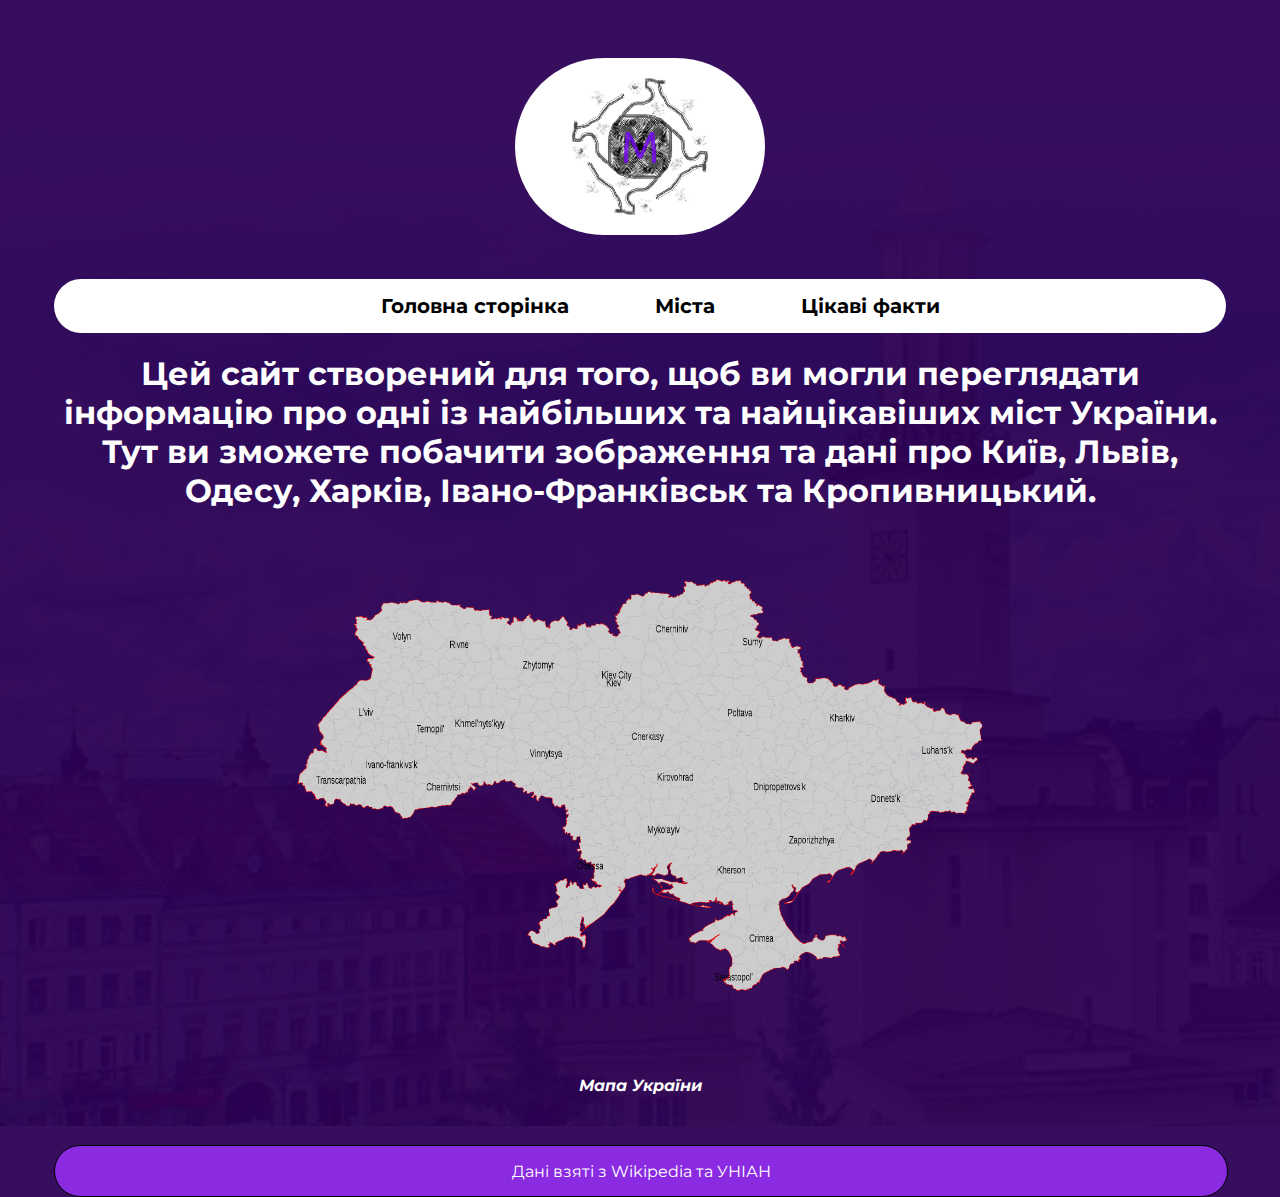
<file: index.html>
<!DOCTYPE html>
<html>
  <head>
    <link rel="preconnect" href="https://fonts.googleapis.com" />
    <link rel="preconnect" href="https://fonts.gstatic.com" crossorigin />
    <link
      href="https://fonts.googleapis.com/css2?family=EB+Garamond&family=Montserrat:wght@200&display=swap"
      rel="stylesheet"
    />
    <meta charset="utf-8" />
    <title>Головна сторінка</title>
    <link rel="stylesheet" href="css/style.css" />
    <link rel="shortcut icon"
    href="img/logo.png"
    type="image/x-icon">
    <style>
      body {
        background: url(img/background.png);
        background-size: cover;
      }
      ::-webkit-scrollbar {
        width: 10px;
      }

      ::-webkit-scrollbar-track {
        background: rgb(0, 0, 0);
      }

      ::-webkit-scrollbar-thumb {
        background: rgb(153, 0, 255);
      }

      ::-webkit-scrollbar-thumb:hover {
        background: #555;
      }
    </style>
  </head>
  <body>
    <div class="wrapper">
      <header class="header-page">
        <div class="logo">
          <img width="250px" src="img/logo.png" />
        </div>
        <nav class="head-nav">
          <ul class="header-menu">
            <li>
              <a href="index.html"><strong>Головна сторінка</strong></a>
            </li>
            <li>
              <a href="index2.html"><strong>Міста</strong></a>
            </li>
            <li>
              <a href="index3.html"><strong>Цікаві факти</strong></a>
            </li>
          </ul>
        </nav>
      </header>
      <div class="content">
        <h1>
          Цей сайт створений для того, щоб ви могли переглядати інформацію про
          одні із найбільших та найцікавіших міст України. Тут ви зможете
          побачити зображення та дані про Київ, Львів, Одесу, Харків,
          Івано-Франківськ та Кропивницький.
        </h1>
        <center>
          <img src="img/map.png" width="700px" class="map" />
          <h4><em>Мапа України</em></h4>
        </center>
      </div>
      <div class="footer">
        <p>Дані взяті з Wikipedia та УНІАН</p>
      </div>
    </div>
  </body>
</html>
</file>
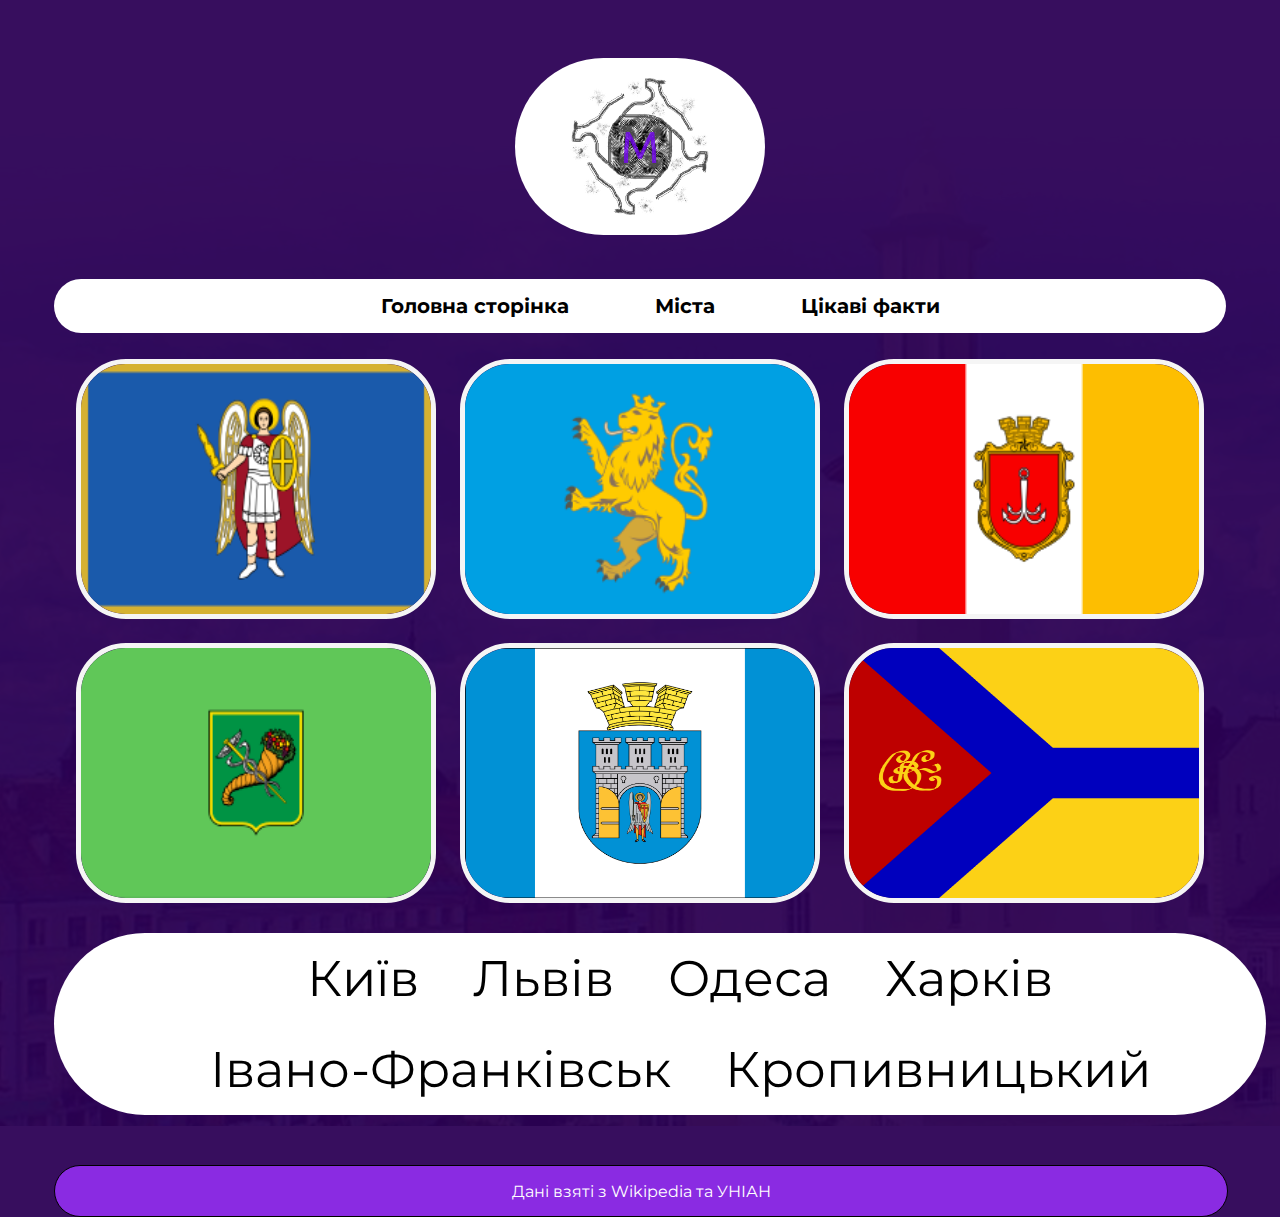
<file: index2.html>
<!DOCTYPE html>
<html>
  <head>
    <link rel="preconnect" href="https://fonts.googleapis.com" />
    <link rel="preconnect" href="https://fonts.gstatic.com" crossorigin />
    <link
      href="https://fonts.googleapis.com/css2?family=EB+Garamond&family=Montserrat:wght@200&display=swap"
      rel="stylesheet"
    />
    <meta charset="utf-8" />
    <title>Міста</title>
    <link rel="stylesheet" href="css/style.css" />
    <link rel="shortcut icon"
    href="img/logo.png"
    type="image/x-icon">
    <style>
      body {
        background: url(img/background.png);
        background-size: cover;
      }
      ::-webkit-scrollbar {
        width: 10px;
      }

      ::-webkit-scrollbar-track {
        background: rgb(0, 0, 0);
      }

      ::-webkit-scrollbar-thumb {
        background: rgb(153, 0, 255);
      }

      ::-webkit-scrollbar-thumb:hover {
        background: #555;
      }
    </style>
  </head>
  <body>
    <div class="wrapper">
      <header class="header-page">
        <div class="logo">
          <img width="250px" src="img/logo.png" />
        </div>
        <nav class="head-nav">
          <ul class="header-menu">
            <li>
              <a href="index.html"><strong>Головна сторінка</strong></a>
            </li>
            <li>
              <a href="index2.html"><strong>Міста</strong></a>
            </li>
            <li>
              <a href="index3.html"><strong>Цікаві факти</strong></a>
            </li>
          </ul>
        </nav>
      </header>
      <div class="content">
        <center>
        <a href="index4.html"><img src="img/Cities/kiyv1.png" alt="" width="350px" height="250px" class="images"></a>
        <a href="index5.html"><img src="img/Cities/lviv1.png" alt="" width="350px" height="250px" class="images"></a>
        <a href="index6.html"><img src="img/Cities/odesa1.png" alt="" width="350px" height="250px" class="images"></a>
        <a href="index7.html"><img src="img/Cities/charkiv1.png" alt="" width="350px" height="250px" class="images"></a>
        <a href="index8.html"><img src="img/Cities/ivanofrankivsk1.png" alt="" width="350px" height="250px" class="images"></a>
        <a href="index9.html"><img src="img/Cities/kropyvnitskiy1.png" alt="" width="350px" height="250px" class="images"></a>
        <ul class="list">
          <li><a href="index4.html">Київ</a></li>
          <li><a href="index5.html">Львів</a></li>
          <li><a href="index6.html">Одеса</a></li>
          <li><a href="index7.html">Харків</a></li>
          <li><a href="index8.html">Івано-Франківськ</a></li>
          <li><a href="index9.html">Кропивницький</a></li>
        </center>
        </ul>
      </div>
      <div class="footer">
        <p>Дані взяті з Wikipedia та УНІАН</p>
      </div>
    </div>
  </body>
</html>
</file>
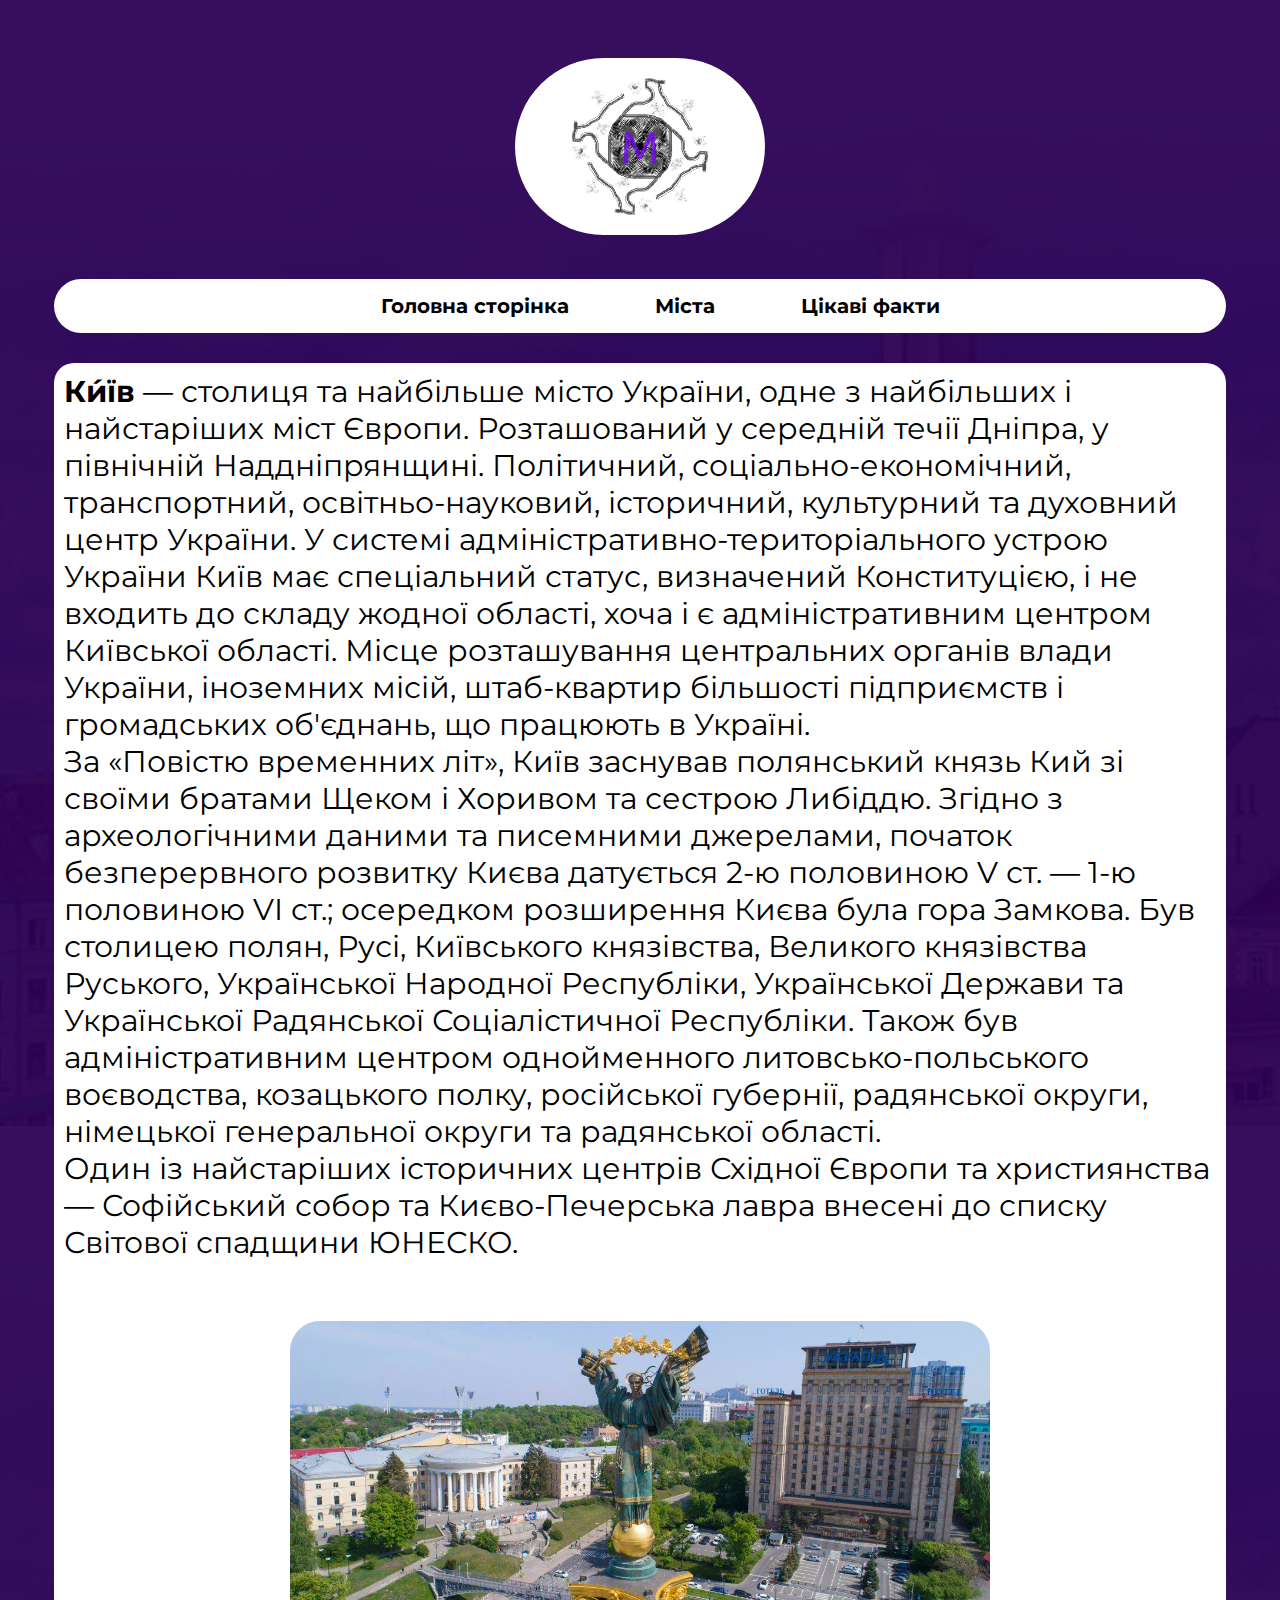
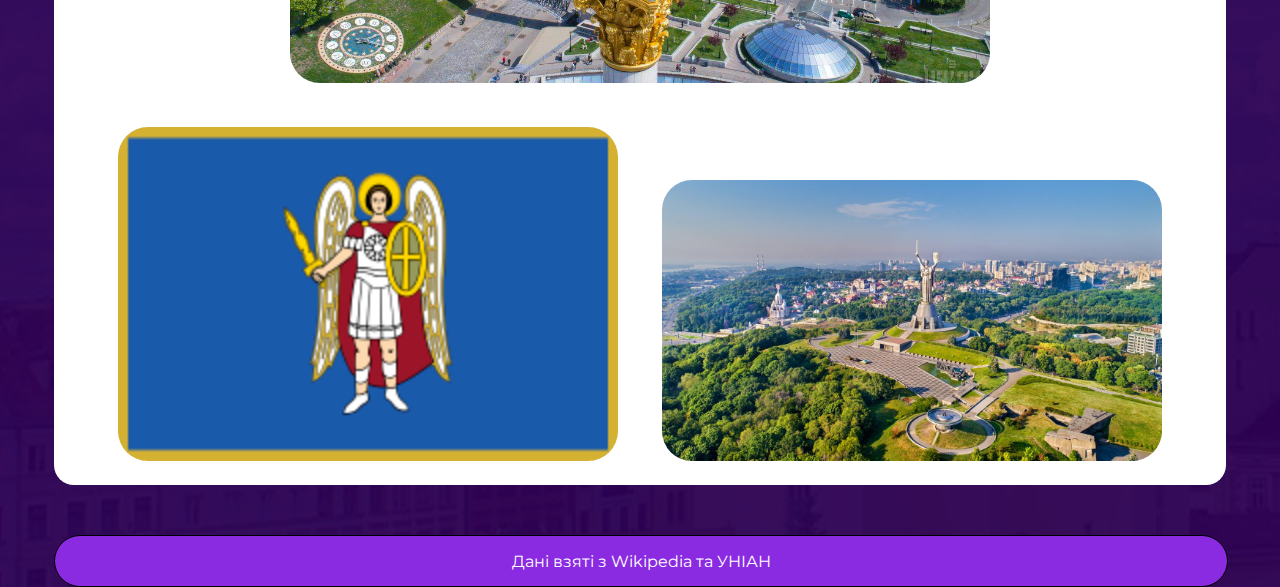
<file: index4.html>
<!DOCTYPE html>
<html>
  <head>
    <link rel="preconnect" href="https://fonts.googleapis.com" />
    <link rel="preconnect" href="https://fonts.gstatic.com" crossorigin />
    <link
      href="https://fonts.googleapis.com/css2?family=EB+Garamond&family=Montserrat:wght@200&display=swap"
      rel="stylesheet"
    />
    <meta charset="utf-8" />
    <title>Київ</title>
    <link rel="stylesheet" href="css/style.css" />
    <link rel="shortcut icon"
    href="img/logo.png"
    type="image/x-icon">
    <style>
      body {
        background: url(img/background.png);
        background-size: cover;
      }
      ::-webkit-scrollbar {
        width: 10px;
      }

      ::-webkit-scrollbar-track {
        background: rgb(0, 0, 0);
      }

      ::-webkit-scrollbar-thumb {
        background: rgb(153, 0, 255);
      }

      ::-webkit-scrollbar-thumb:hover {
        background: #555;
      }
    </style>
  </head>
  <body>
    <div class="wrapper">
      <header class="header-page">
        <div class="logo">
          <img width="250px" src="img/logo.png" />
        </div>
        <nav class="head-nav">
          <ul class="header-menu">
            <li>
              <a href="index.html"><strong>Головна сторінка</strong></a>
            </li>
            <li>
              <a href="index2.html"><strong>Міста</strong></a>
            </li>
            <li>
              <a href="index3.html"><strong>Цікаві факти</strong></a>
            </li>
          </ul>
        </nav>
      </header>
      <div class="content">
        <div class="cities">
          <p>
            <strong>Ки́їв</strong> — столиця та найбільше місто
            України, одне з найбільших і найстаріших міст Європи. Розташований у
            середній течії Дніпра, у північній Наддніпрянщині. Політичний,
            соціально-економічний, транспортний, освітньо-науковий, історичний,
            культурний та духовний центр України. У системі
            адміністративно-територіального устрою України Київ має спеціальний
            статус, визначений Конституцією, і не входить до складу жодної
            області, хоча і є адміністративним центром Київської області.
            Місце розташування центральних органів влади України, іноземних
            місій, штаб-квартир більшості підприємств і громадських об'єднань,
            що працюють в Україні. <br> За «Повістю временних літ», Київ заснував
            полянський князь Кий зі своїми братами Щеком і Хоривом та сестрою
            Либіддю. Згідно з археологічними даними та писемними джерелами,
            початок безперервного розвитку Києва датується 2-ю половиною V ст. —
            1-ю половиною VI ст.; осередком розширення Києва була гора
            Замкова. Був столицею полян, Русі, Київського князівства,
            Великого князівства Руського, Української Народної Республіки,
            Української Держави та Української Радянської Соціалістичної
            Республіки. Також був адміністративним центром однойменного
            литовсько-польського воєводства, козацького полку, російської
            губернії, радянської округи, німецької генеральної округи та
            радянської області. <br> Один із найстаріших історичних центрів Східної
            Європи та християнства — Софійський собор та Києво-Печерська лавра
            внесені до списку Світової спадщини ЮНЕСКО.
          </p>
          <center>
          <img src="img/Cities/kiyv2.png" alt="" width="700px">
          <img src="img/Cities/kiyv1.png" alt="" width="500px">
          <img src="img/Cities/kiyv3.png" alt="" width="500px">
          </center>
        </div>
      </div>
      <div class="footer">
        <p>Дані взяті з Wikipedia та УНІАН</p>
      </div>
    </div>
  </body>
</html>
</file>
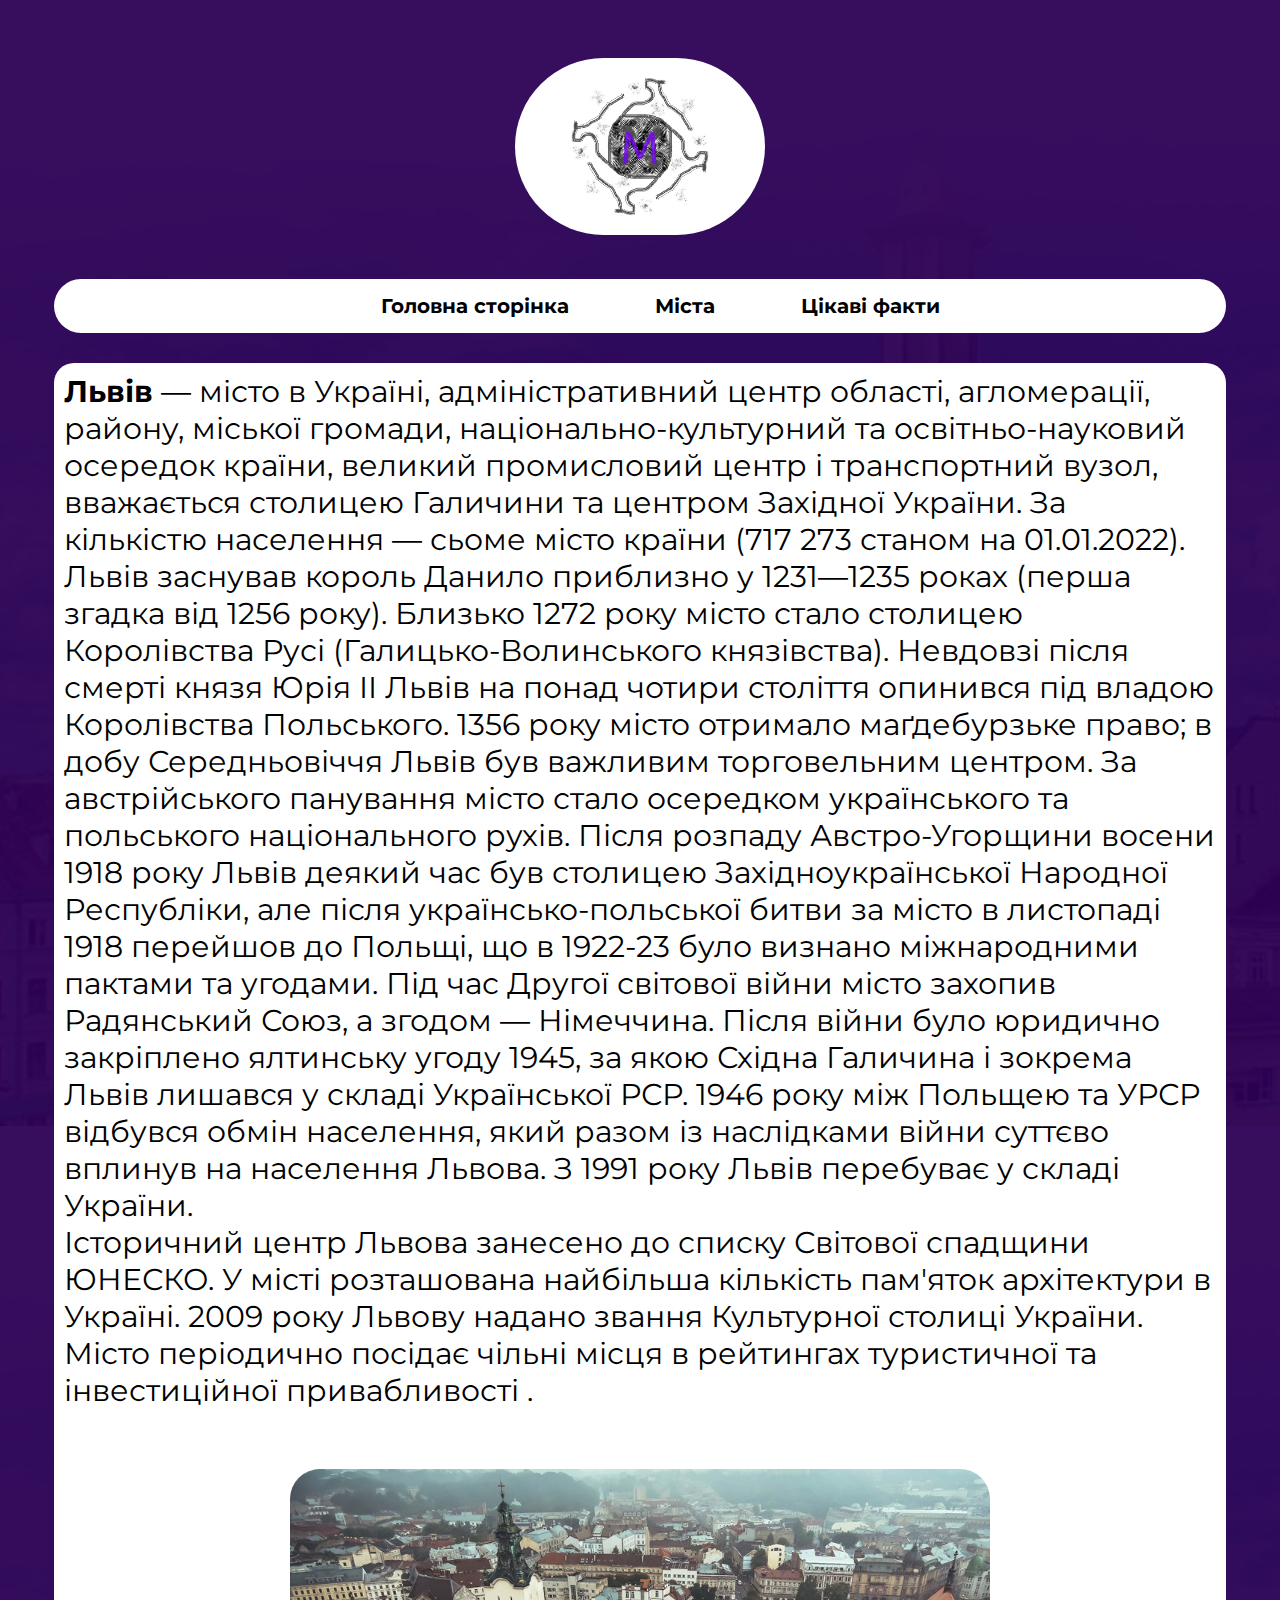
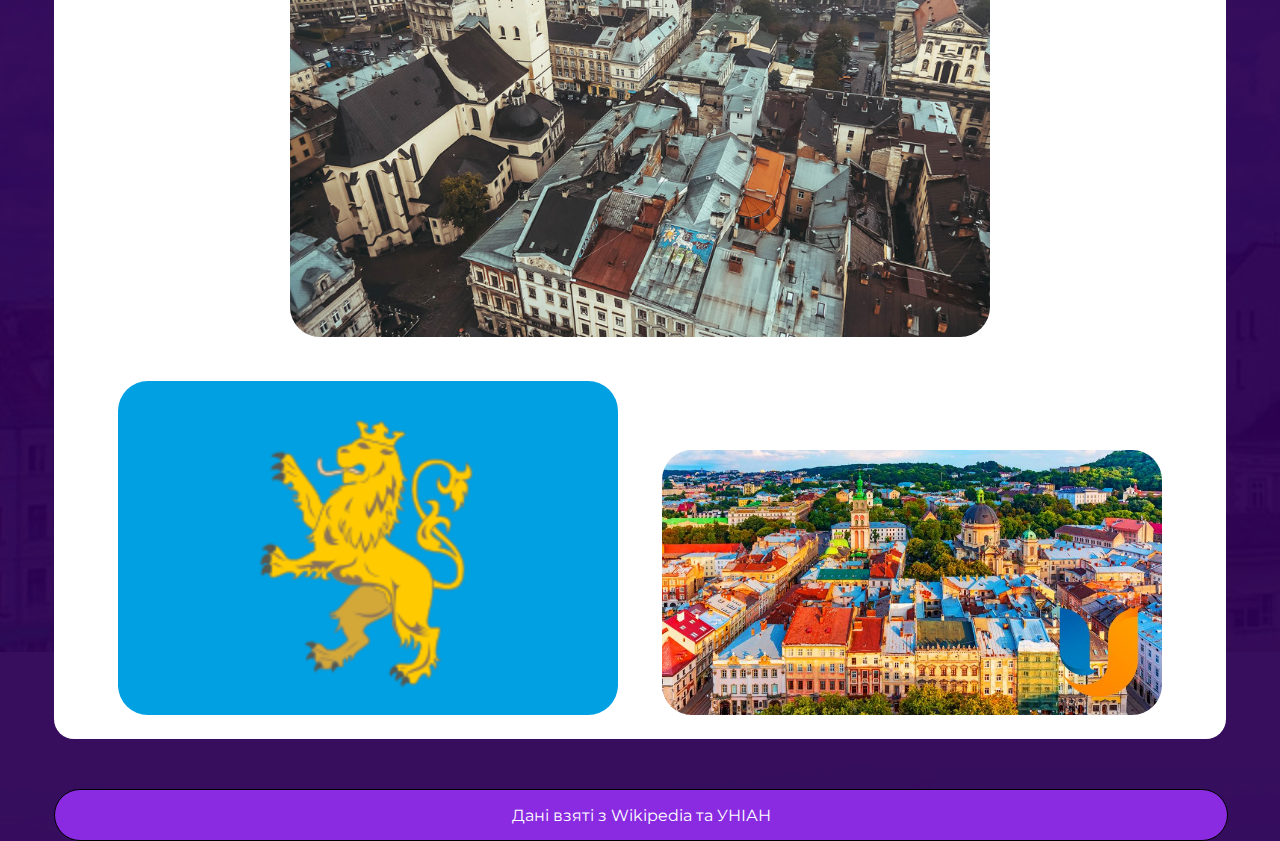
<file: index5.html>
<!DOCTYPE html>
<html>
  <head>
    <link rel="preconnect" href="https://fonts.googleapis.com" />
    <link rel="preconnect" href="https://fonts.gstatic.com" crossorigin />
    <link
      href="https://fonts.googleapis.com/css2?family=EB+Garamond&family=Montserrat:wght@200&display=swap"
      rel="stylesheet"
    />
    <meta charset="utf-8" />
    <title>Львів</title>
    <link rel="stylesheet" href="css/style.css" />
    <link rel="shortcut icon"
    href="img/logo.png"
    type="image/x-icon">
    <style>
      body {
        background: url(img/background.png);
        background-size: cover;
      }
      ::-webkit-scrollbar {
        width: 10px;
      }

      ::-webkit-scrollbar-track {
        background: rgb(0, 0, 0);
      }

      ::-webkit-scrollbar-thumb {
        background: rgb(153, 0, 255);
      }

      ::-webkit-scrollbar-thumb:hover {
        background: #555;
      }
    </style>
  </head>
  <body>
    <div class="wrapper">
      <header class="header-page">
        <div class="logo">
          <img width="250px" src="img/logo.png" />
        </div>
        <nav class="head-nav">
          <ul class="header-menu">
            <li>
              <a href="index.html"><strong>Головна сторінка</strong></a>
            </li>
            <li>
              <a href="index2.html"><strong>Міста</strong></a>
            </li>
            <li>
              <a href="index3.html"><strong>Цікаві факти</strong></a>
            </li>
          </ul>
        </nav>
      </header>
      <div class="content">
        <div class="cities">
          <p>
            <strong>Львів</strong> — місто в Україні,
            адміністративний центр області, агломерації, району, міської
            громади, національно-культурний та освітньо-науковий осередок
            країни, великий промисловий центр і транспортний вузол, вважається
            столицею Галичини та центром Західної України. За кількістю
            населення — сьоме місто країни (717 273 станом на 01.01.2022). <br>
            Львів заснував король Данило приблизно у 1231—1235 роках (перша
            згадка від 1256 року). Близько 1272 року місто стало столицею
            Королівства Русі (Галицько-Волинського князівства). Невдовзі після
            смерті князя Юрія II Львів на понад чотири століття опинився під
            владою Королівства Польського. 1356 року місто отримало маґдебурзьке
            право; в добу Середньовіччя Львів був важливим торговельним центром.
            За австрійського панування місто стало осередком українського та
            польського національного рухів. Після розпаду Австро-Угорщини восени
            1918 року Львів деякий час був столицею Західноукраїнської Народної
            Республіки, але після українсько-польської битви за місто в
            листопаді 1918 перейшов до Польщі, що в 1922-23 було визнано
            міжнародними пактами та угодами. Під час Другої світової війни місто
            захопив Радянський Союз, а згодом — Німеччина. Після війни було
            юридично закріплено ялтинську угоду 1945, за якою Східна Галичина і
            зокрема Львів лишався у складі Української РСР. 1946 року між
            Польщею та УРСР відбувся обмін населення, який разом із наслідками
            війни суттєво вплинув на населення Львова. З 1991 року Львів
            перебуває у складі України. <br> Історичний центр Львова занесено до
            списку Світової спадщини ЮНЕСКО. У місті розташована найбільша
            кількість пам'яток архітектури в Україні. 2009 року Львову надано
            звання Культурної столиці України. Місто періодично посідає
            чільні місця в рейтингах туристичної та інвестиційної
            привабливості   .
          </p>
          <center>
            <img src="img/Cities/lviv2.png" alt="" width="700px" />
            <img src="img/Cities/lviv1.png" alt="" width="500px" />
            <img src="img/Cities/lviv3.png" alt="" width="500px">
          </center>
        </div>
      </div>
      <div class="footer">
        <p>Дані взяті з Wikipedia та УНІАН</p>
      </div>
    </div>
  </body>
</html>
</file>
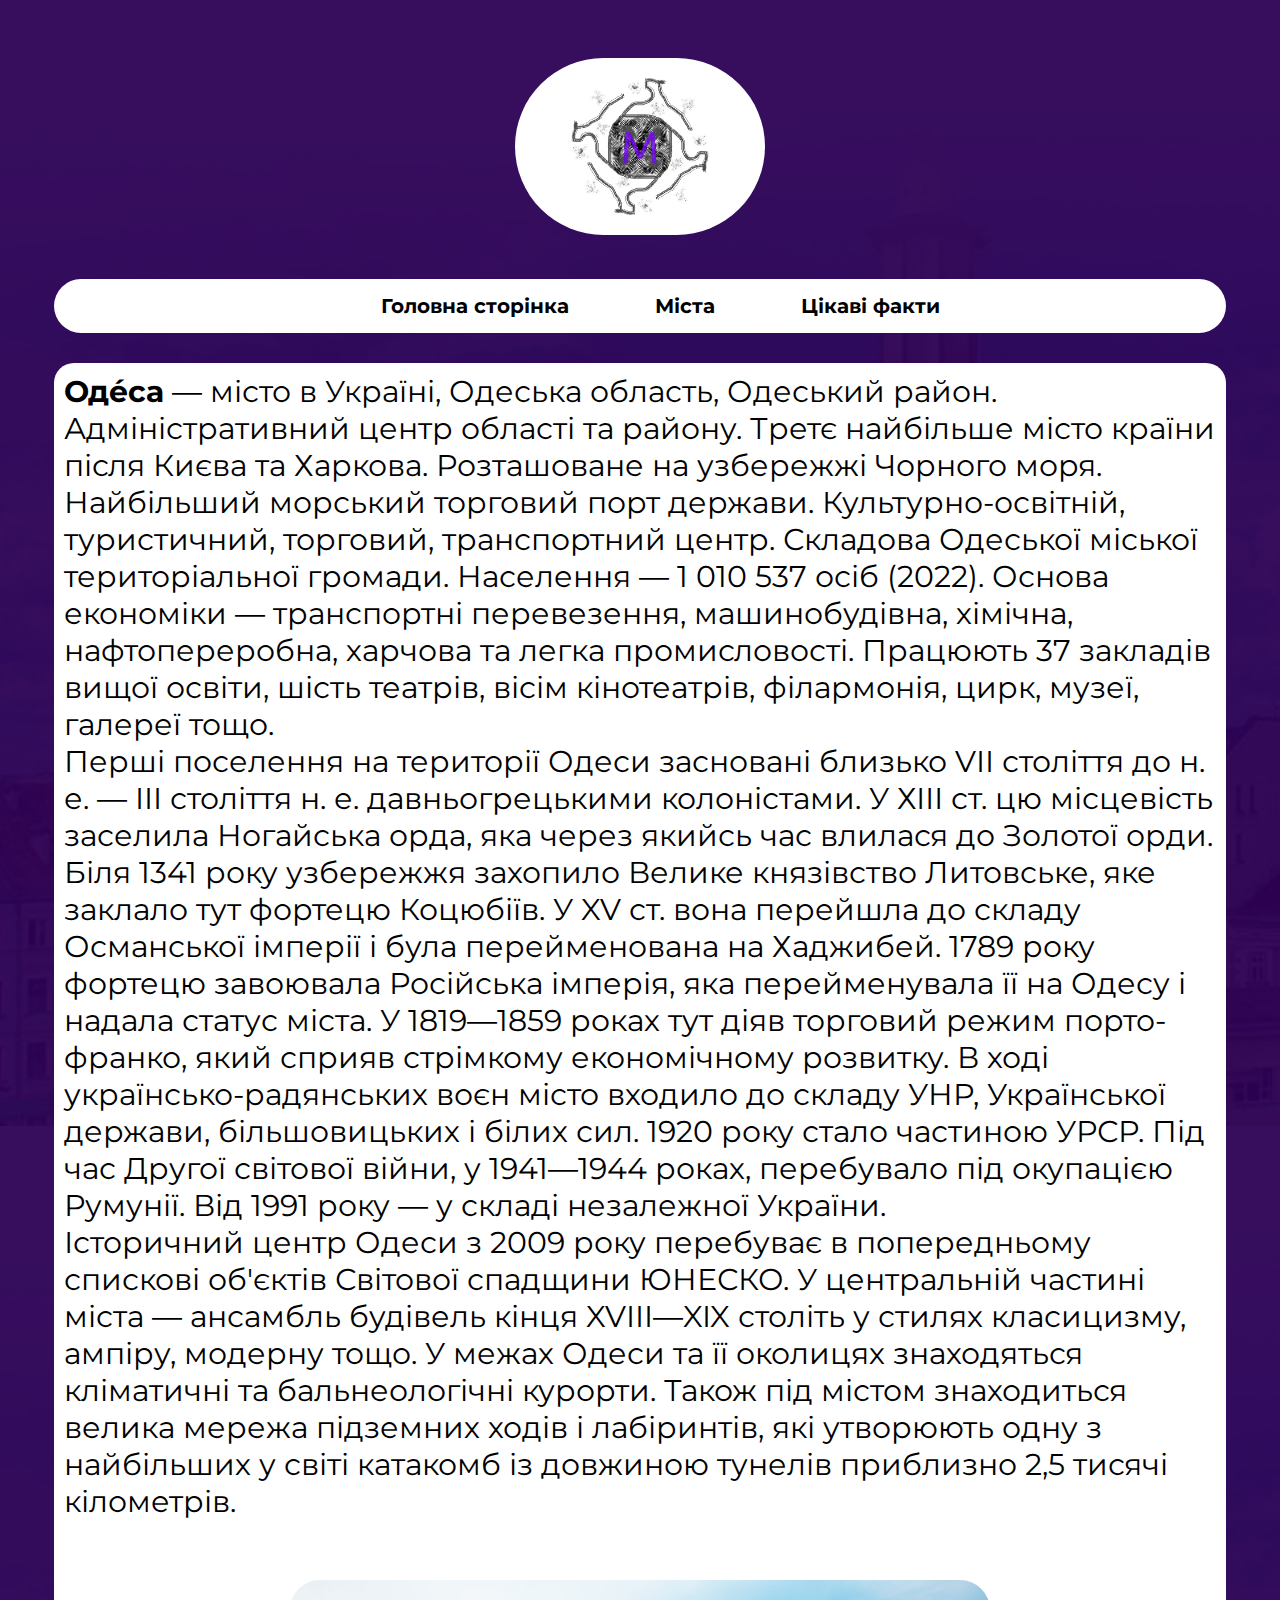
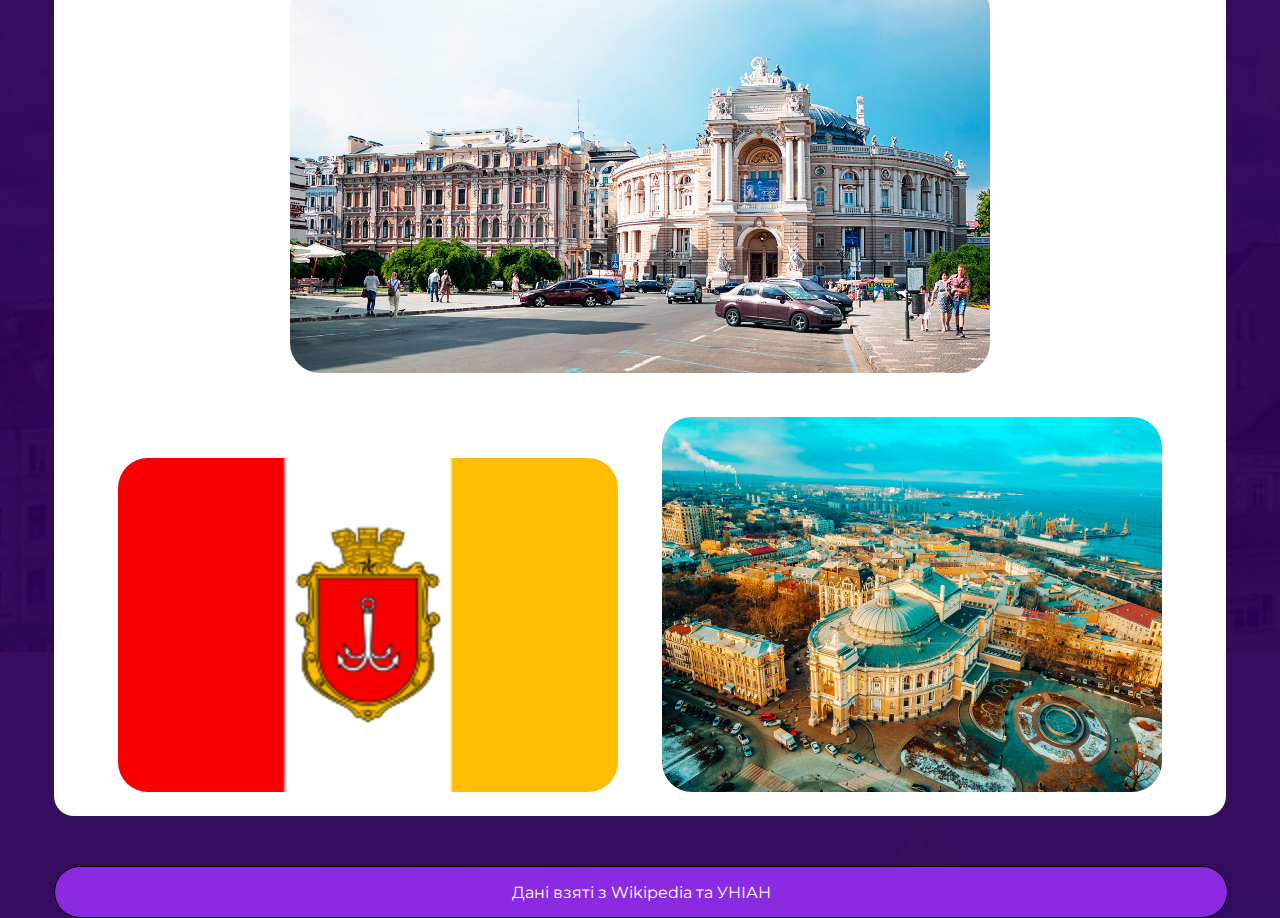
<file: index6.html>
<!DOCTYPE html>
<html>
  <head>
    <link rel="preconnect" href="https://fonts.googleapis.com" />
    <link rel="preconnect" href="https://fonts.gstatic.com" crossorigin />
    <link
      href="https://fonts.googleapis.com/css2?family=EB+Garamond&family=Montserrat:wght@200&display=swap"
      rel="stylesheet"
    />
    <meta charset="utf-8" />
    <title>Одеса</title>
    <link rel="stylesheet" href="css/style.css" />
    <link rel="shortcut icon"
    href="img/logo.png"
    type="image/x-icon">
    <style>
      body {
        background: url(img/background.png);
        background-size: cover;
      }
      ::-webkit-scrollbar {
        width: 10px;
      }

      ::-webkit-scrollbar-track {
        background: rgb(0, 0, 0);
      }

      ::-webkit-scrollbar-thumb {
        background: rgb(153, 0, 255);
      }

      ::-webkit-scrollbar-thumb:hover {
        background: #555;
      }
    </style>
  </head>
  <body>
    <div class="wrapper">
      <header class="header-page">
        <div class="logo">
          <img width="250px" src="img/logo.png" />
        </div>
        <nav class="head-nav">
          <ul class="header-menu">
            <li>
              <a href="index.html"><strong>Головна сторінка</strong></a>
            </li>
            <li>
              <a href="index2.html"><strong>Міста</strong></a>
            </li>
            <li>
              <a href="index3.html"><strong>Цікаві факти</strong></a>
            </li>
          </ul>
        </nav>
      </header>
      <div class="content">
        <div class="cities">
          <p>
            <strong>Оде́са</strong> — місто в Україні, Одеська область, Одеський район.
            Адміністративний центр області та району. Третє найбільше місто
            країни після Києва та Харкова. Розташоване на узбережжі Чорного
            моря. Найбільший морський торговий порт держави. Культурно-освітній,
            туристичний, торговий, транспортний центр. Складова Одеської міської
            територіальної громади. Населення — 1 010 537 осіб (2022). Основа
            економіки — транспортні перевезення, машинобудівна, хімічна,
            нафтопереробна, харчова та легка промисловості. Працюють 37 закладів
            вищої освіти, шість театрів, вісім кінотеатрів, філармонія, цирк,
            музеї, галереї тощо. <br> Перші поселення на території Одеси засновані
            близько VII століття до н. е. — III століття н. е. давньогрецькими
            колоністами. У ХІІІ ст. цю місцевість заселила Ногайська орда, яка
            через якийсь час влилася до Золотої орди. Біля 1341 року узбережжя
            захопило Велике князівство Литовське, яке заклало тут фортецю
            Коцюбіїв. У XV ст. вона перейшла до складу Османської імперії і була
            перейменована на Хаджибей. 1789 року фортецю завоювала Російська
            імперія, яка перейменувала її на Одесу і надала статус міста. У
            1819—1859 роках тут діяв торговий режим порто-франко, який сприяв
            стрімкому економічному розвитку. В ході українсько-радянських воєн
            місто входило до складу УНР, Української держави, більшовицьких і
            білих сил. 1920 року стало частиною УРСР. Під час Другої світової
            війни, у 1941—1944 роках, перебувало під окупацією Румунії. Від 1991
            року — у складі незалежної України. <br> Історичний центр Одеси з 2009
            року перебуває в попередньому спискові об'єктів Світової спадщини
            ЮНЕСКО. У центральній частині міста — ансамбль будівель кінця
            XVIII—XIX століть у стилях класицизму, ампіру, модерну тощо. У межах
            Одеси та її околицях знаходяться кліматичні та бальнеологічні
            курорти. Також під містом знаходиться велика мережа підземних ходів
            і лабіринтів, які утворюють одну з найбільших у світі катакомб із
            довжиною тунелів приблизно 2,5 тисячі кілометрів.
          </p>
          <center>
            <img src="img/Cities/odesa2.png" alt="" width="700px" />
            <img src="img/Cities/odesa1.png" alt="" width="500px" />
            <img src="img/Cities/odesa3.png" alt="" width="500px">
          </center>
        </div>
      </div>
      <div class="footer">
        <p>Дані взяті з Wikipedia та УНІАН</p>
      </div>
    </div>
  </body>
</html>
</file>
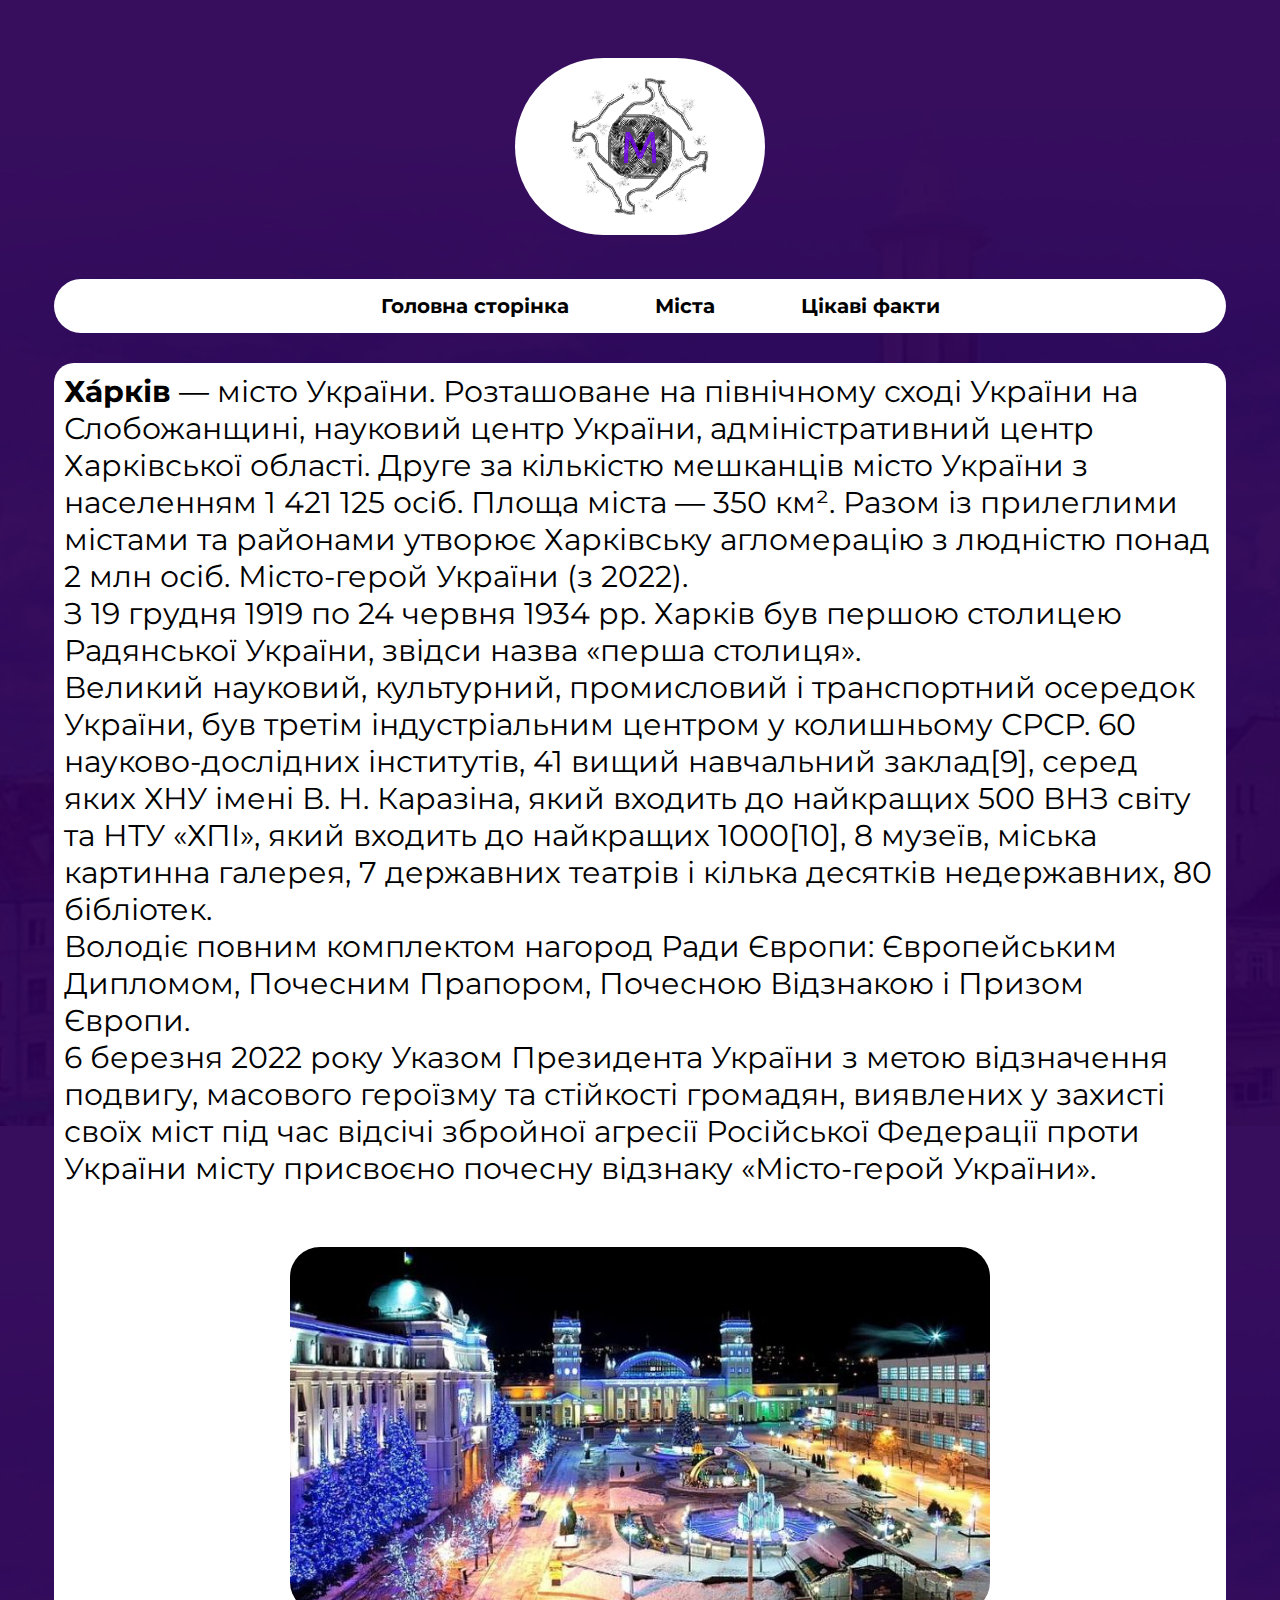
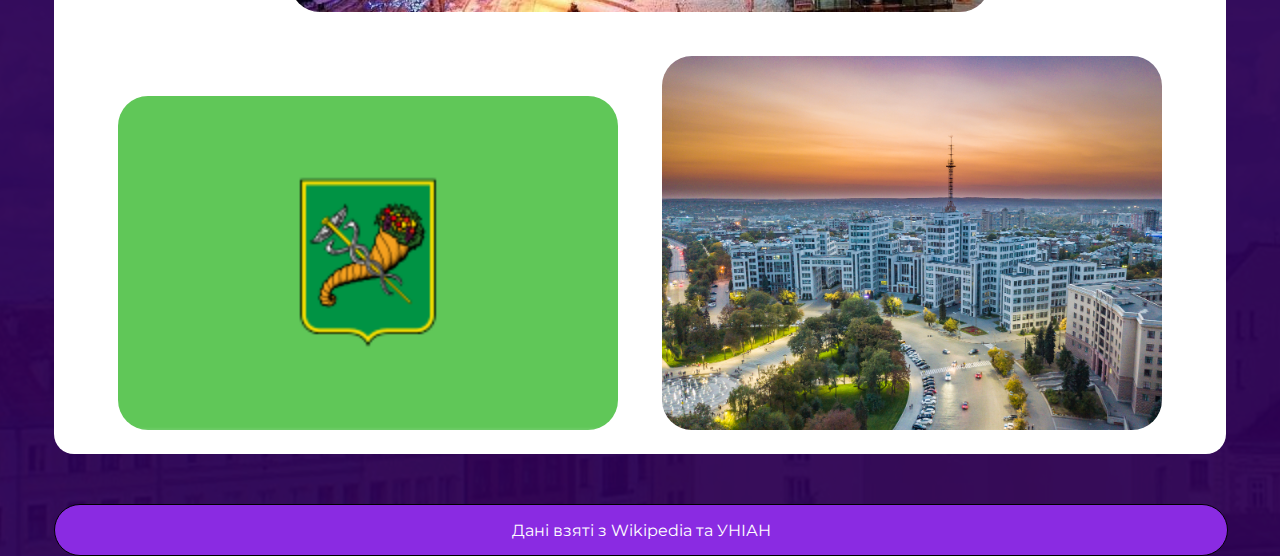
<file: index7.html>
<!DOCTYPE html>
<html>
  <head>
    <link rel="preconnect" href="https://fonts.googleapis.com" />
    <link rel="preconnect" href="https://fonts.gstatic.com" crossorigin />
    <link
      href="https://fonts.googleapis.com/css2?family=EB+Garamond&family=Montserrat:wght@200&display=swap"
      rel="stylesheet"
    />
    <meta charset="utf-8" />
    <title>Харків</title>
    <link rel="stylesheet" href="css/style.css" />
    <link rel="shortcut icon"
    href="img/logo.png"
    type="image/x-icon">
    <style>
      body {
        background: url(img/background.png);
        background-size: cover;
      }
      ::-webkit-scrollbar {
        width: 10px;
      }

      ::-webkit-scrollbar-track {
        background: rgb(0, 0, 0);
      }

      ::-webkit-scrollbar-thumb {
        background: rgb(153, 0, 255);
      }

      ::-webkit-scrollbar-thumb:hover {
        background: #555;
      }
    </style>
  </head>
  <body>
    <div class="wrapper">
      <header class="header-page">
        <div class="logo">
          <img width="250px" src="img/logo.png" />
        </div>
        <nav class="head-nav">
          <ul class="header-menu">
            <li>
              <a href="index.html"><strong>Головна сторінка</strong></a>
            </li>
            <li>
              <a href="index2.html"><strong>Міста</strong></a>
            </li>
            <li>
              <a href="index3.html"><strong>Цікаві факти</strong></a>
            </li>
          </ul>
        </nav>
      </header>
      <div class="content">
        <div class="cities">
          <p>
            <strong>Ха́рків</strong> — місто України. Розташоване на північному
            сході України на Слобожанщині, науковий центр України,
            адміністративний центр Харківської області. Друге за кількістю
            мешканців місто України з населенням 1 421 125 осіб. Площа міста
            — 350 км². Разом із прилеглими містами та районами утворює
            Харківську агломерацію з людністю понад 2 млн осіб. Місто-герой
            України (з 2022). <br> З 19 грудня 1919 по 24 червня 1934 рр. Харків
            був першою столицею Радянської України, звідси назва «перша
            столиця». <br> Великий науковий, культурний, промисловий і транспортний
            осередок України, був третім індустріальним центром у колишньому
            СРСР. 60 науково-дослідних інститутів, 41 вищий навчальний
            заклад[9], серед яких ХНУ імені В. Н. Каразіна, який входить до
            найкращих 500 ВНЗ світу та НТУ «ХПІ», який входить до найкращих
            1000[10], 8 музеїв, міська картинна галерея, 7 державних театрів і
            кілька десятків недержавних, 80 бібліотек. <br> Володіє повним комплектом
            нагород Ради Європи: Європейським Дипломом, Почесним Прапором,
            Почесною Відзнакою і Призом Європи. <br> 6 березня 2022 року
            Указом Президента України з метою відзначення подвигу, масового
            героїзму та стійкості громадян, виявлених у захисті своїх міст під
            час відсічі збройної агресії Російської Федерації проти України
            місту присвоєно почесну відзнаку «Місто-герой України».
          </p>
          <center>
            <img src="img/Cities/charkiv2.png" alt="" width="700px" />
            <img src="img/Cities/charkiv1.png" alt="" width="500px" />
            <img src="img/Cities/charkiv3.png" alt="" width="500px">
          </center>
        </div>
      </div>
      <div class="footer">
        <p>Дані взяті з Wikipedia та УНІАН</p>
      </div>
    </div>
  </body>
</html>
</file>
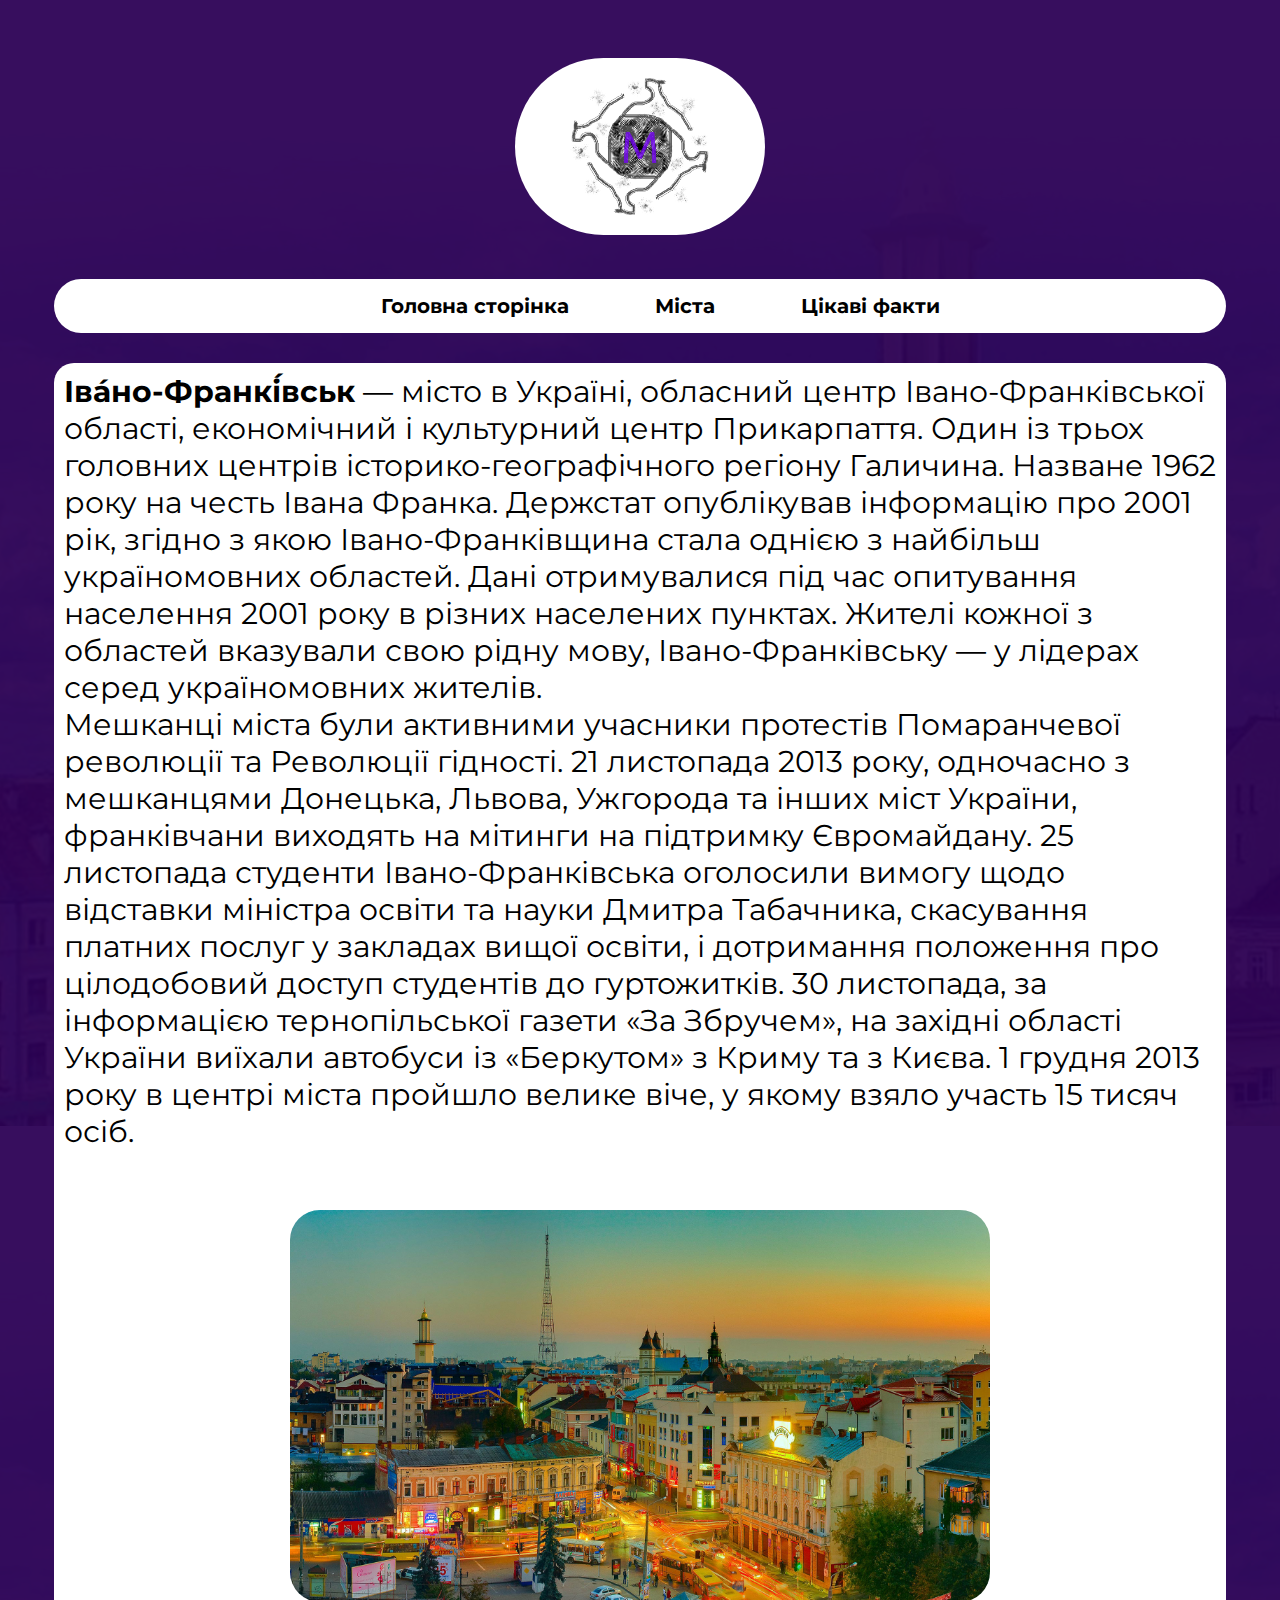
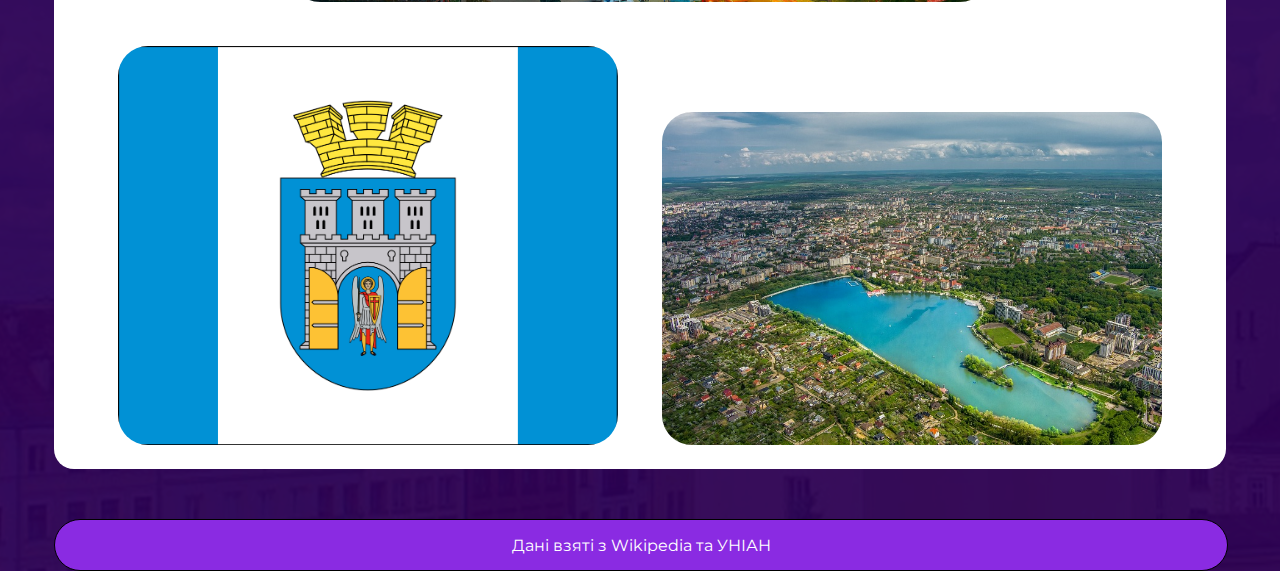
<file: index8.html>
<!DOCTYPE html>
<html>
  <head>
    <link rel="preconnect" href="https://fonts.googleapis.com" />
    <link rel="preconnect" href="https://fonts.gstatic.com" crossorigin />
    <link
      href="https://fonts.googleapis.com/css2?family=EB+Garamond&family=Montserrat:wght@200&display=swap"
      rel="stylesheet"
    />
    <meta charset="utf-8" />
    <title>Івано-Франківськ</title>
    <link rel="stylesheet" href="css/style.css" />
    <link rel="shortcut icon"
    href="img/logo.png"
    type="image/x-icon">
    <style>
      body {
        background: url(img/background.png);
        background-size: cover;
      }
      ::-webkit-scrollbar {
        width: 10px;
      }

      ::-webkit-scrollbar-track {
        background: rgb(0, 0, 0);
      }

      ::-webkit-scrollbar-thumb {
        background: rgb(153, 0, 255);
      }

      ::-webkit-scrollbar-thumb:hover {
        background: #555;
      }
    </style>
  </head>
  <body>
    <div class="wrapper">
      <header class="header-page">
        <div class="logo">
          <img width="250px" src="img/logo.png" />
        </div>
        <nav class="head-nav">
          <ul class="header-menu">
            <li>
              <a href="index.html"><strong>Головна сторінка</strong></a>
            </li>
            <li>
              <a href="index2.html"><strong>Міста</strong></a>
            </li>
            <li>
              <a href="index3.html"><strong>Цікаві факти</strong></a>
            </li>
          </ul>
        </nav>
      </header>
      <div class="content">
        <div class="cities">
          <p>
            <strong>Іва́но-Франкі́вськ</strong> — місто в Україні, обласний центр
            Івано-Франківської області, економічний і культурний центр
            Прикарпаття. Один із трьох головних центрів історико-географічного
            регіону Галичина. Назване 1962 року на честь Івана Франка. Держстат
            опублікував інформацію про 2001 рік, згідно з якою Івано-Франківщина
            стала однією з найбільш україномовних областей. Дані отримувалися
            під час опитування населення 2001 року в різних населених пунктах.
            Жителі кожної з областей вказували свою рідну мову,
            Івано-Франківську — у лідерах серед україномовних жителів. <br>
            Мешканці міста були активними учасники протестів Помаранчевої
            революції та Революції гідності. 21 листопада 2013 року, одночасно з
            мешканцями Донецька, Львова, Ужгорода та інших міст України,
            франківчани виходять на мітинги на підтримку Євромайдану. 25
            листопада студенти Івано-Франківська оголосили вимогу щодо відставки
            міністра освіти та науки Дмитра Табачника, скасування платних послуг
            у закладах вищої освіти, і дотримання положення про цілодобовий
            доступ студентів до гуртожитків. 30 листопада, за
            інформацією тернопільської газети «За Збручем», на західні області
            України виїхали автобуси із «Беркутом» з Криму та з Києва. 1
            грудня 2013 року в центрі міста пройшло велике віче, у якому взяло
            участь 15 тисяч осіб.
          </p>
          <center>
            <img src="img/Cities/ivanofrankivsk2.png" alt="" width="700px" />
            <img src="img/Cities/ivanofrankivsk1.png" alt="" width="500px" />
            <img src="img/Cities/ivanofrankivsk3.png" alt="" width="500px">
          </center>
        </div>
      </div>
      <div class="footer">
        <p>Дані взяті з Wikipedia та УНІАН</p>
      </div>
    </div>
  </body>
</html>
</file>
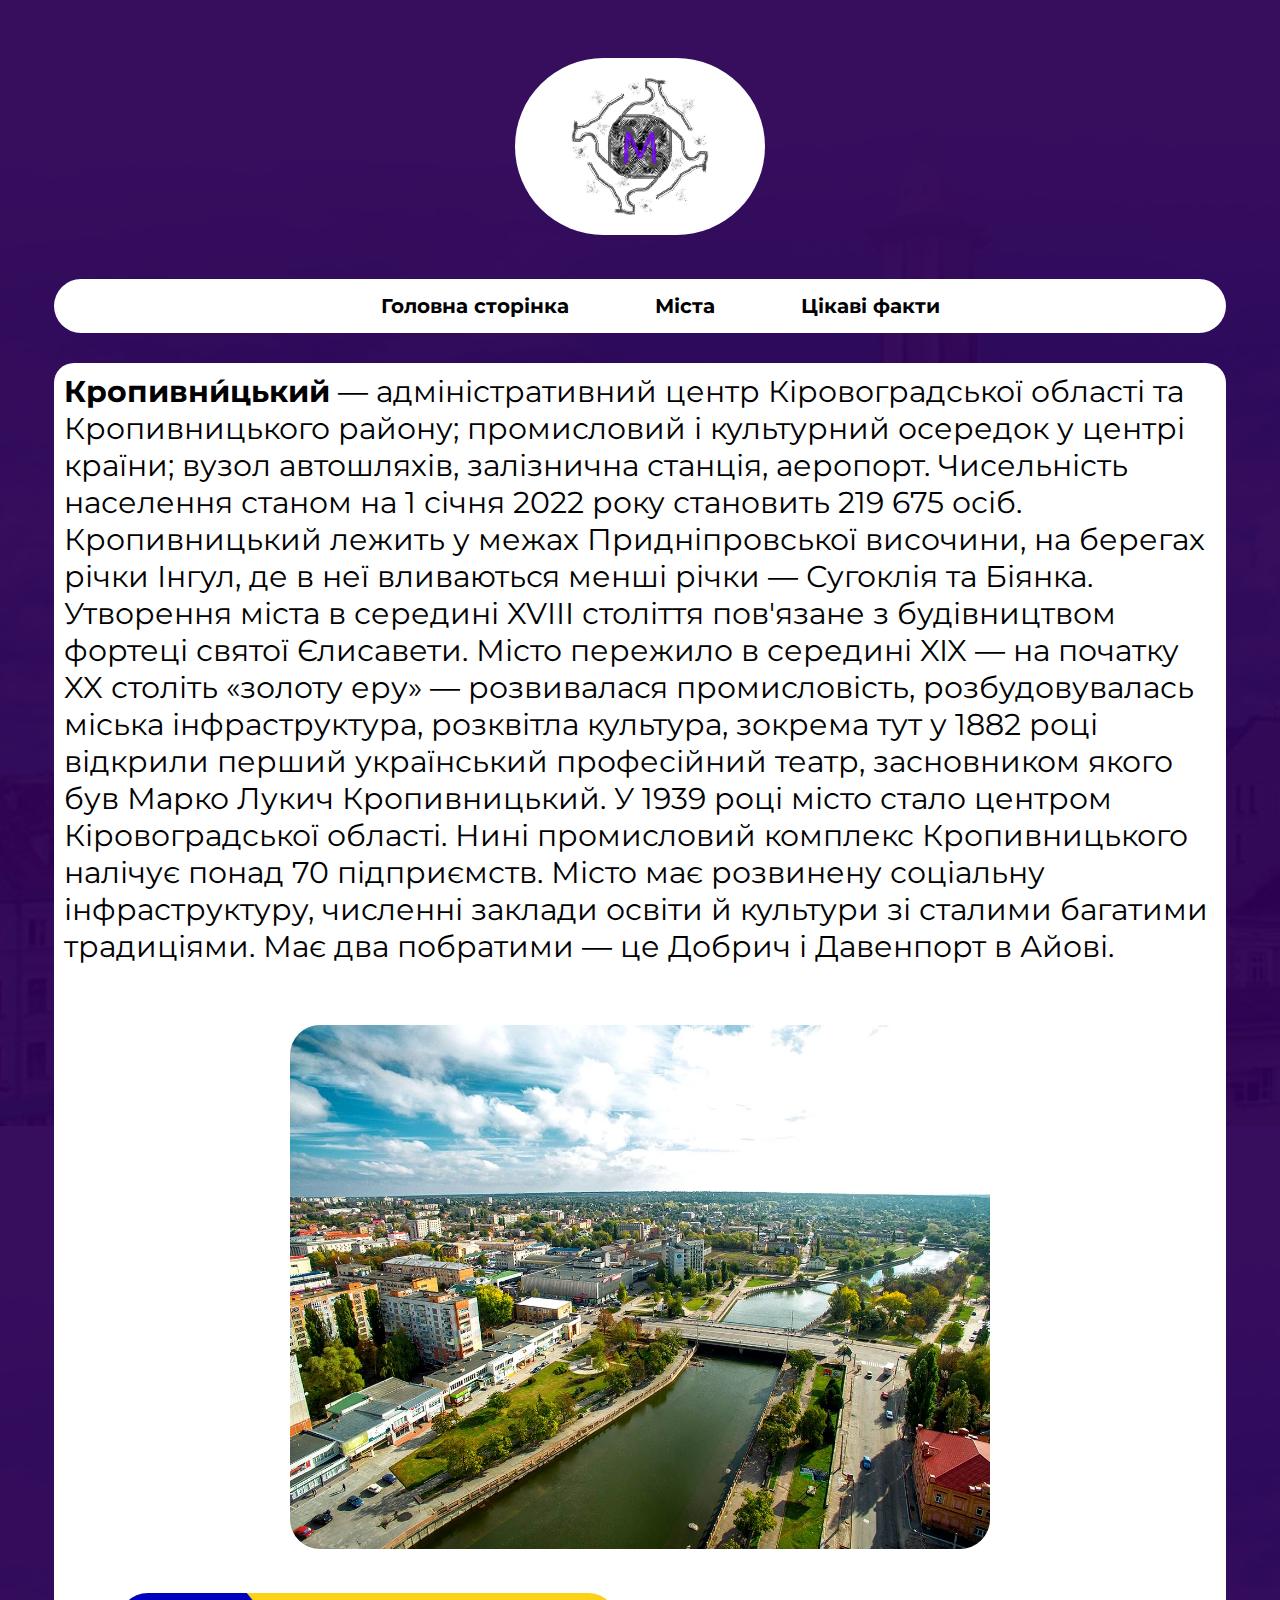
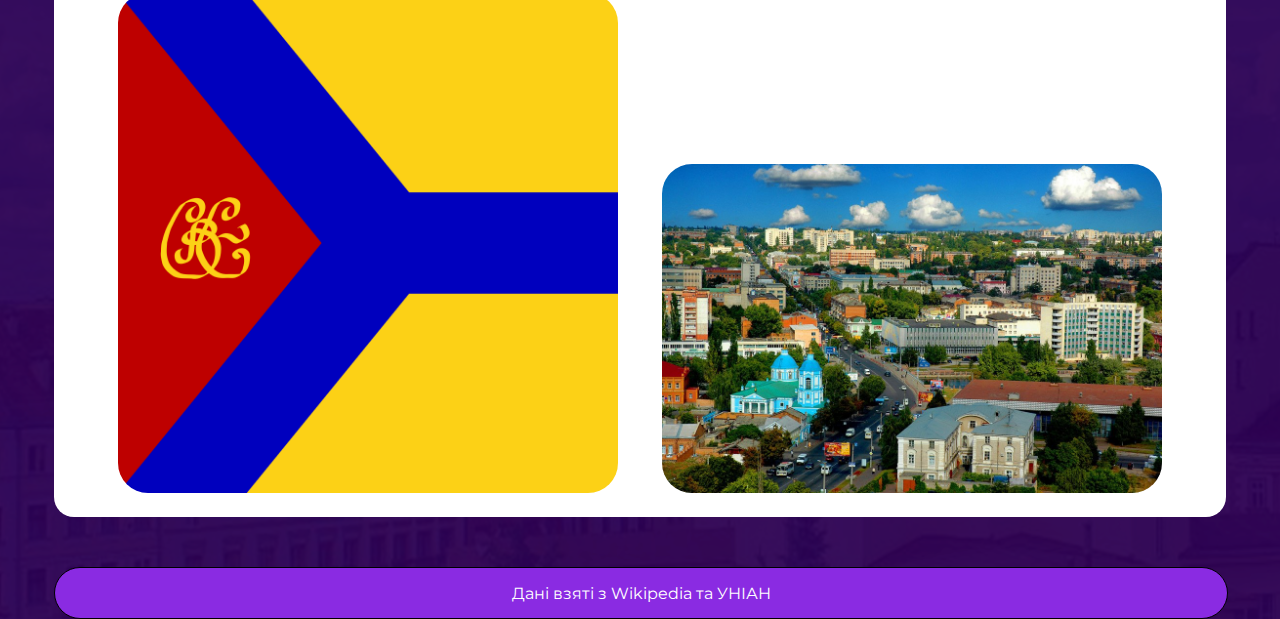
<file: index9.html>
<!DOCTYPE html>
<html>
  <head>
    <link rel="preconnect" href="https://fonts.googleapis.com" />
    <link rel="preconnect" href="https://fonts.gstatic.com" crossorigin />
    <link
      href="https://fonts.googleapis.com/css2?family=EB+Garamond&family=Montserrat:wght@200&display=swap"
      rel="stylesheet"
    />
    <meta charset="utf-8" />
    <title>Кропивницький</title>
    <link rel="stylesheet" href="css/style.css" />
    <link rel="shortcut icon"
    href="img/logo.png"
    type="image/x-icon">
    <style>
      body {
        background: url(img/background.png);
        background-size: cover;
      }
      ::-webkit-scrollbar {
        width: 10px;
      }

      ::-webkit-scrollbar-track {
        background: rgb(0, 0, 0);
      }

      ::-webkit-scrollbar-thumb {
        background: rgb(153, 0, 255);
      }

      ::-webkit-scrollbar-thumb:hover {
        background: #555;
      }
    </style>
  </head>
  <body>
    <div class="wrapper">
      <header class="header-page">
        <div class="logo">
          <img width="250px" src="img/logo.png" />
        </div>
        <nav class="head-nav">
          <ul class="header-menu">
            <li>
              <a href="index.html"><strong>Головна сторінка</strong></a>
            </li>
            <li>
              <a href="index2.html"><strong>Міста</strong></a>
            </li>
            <li>
              <a href="index3.html"><strong>Цікаві факти</strong></a>
            </li>
          </ul>
        </nav>
      </header>
      <div class="content">
        <div class="cities">
          <p>
            <strong>Кропивни́цький</strong> — адміністративний центр Кіровоградської області та
            Кропивницького району; промисловий і культурний осередок у центрі
            країни; вузол автошляхів, залізнична станція, аеропорт. Чисельність
            населення станом на 1 січня 2022 року становить 219 675 осіб. <br> 
            Кропивницький лежить у межах Придніпровської височини, на берегах
            річки Інгул, де в неї вливаються менші річки — Сугоклія та Біянка. <br>
            Утворення міста в середині XVIII століття пов'язане з будівництвом
            фортеці святої Єлисавети. Місто пережило в середині XIX — на початку
            XX століть «золоту еру» — розвивалася промисловість, розбудовувалась
            міська інфраструктура, розквітла культура, зокрема тут у 1882 році
            відкрили перший український професійний театр, засновником якого був
            Марко Лукич Кропивницький. У 1939 році місто стало центром
            Кіровоградської області. Нині промисловий комплекс Кропивницького
            налічує понад 70 підприємств. Місто має розвинену соціальну
            інфраструктуру, численні заклади освіти й культури зі сталими
            багатими традиціями. Має два побратими — це Добрич і Давенпорт в
            Айові.
          </p>
          <center>
            <img src="img/Cities/kropyvnitskiy2.png" alt="" width="700px" />
            <img src="img/Cities/kropyvnitskiy1.png" alt="" width="500px" />
            <img src="img/Cities/kropyvnitskiy3.png" alt="" width="500px">
          </center>
        </div>
      </div>
      <div class="footer">
        <p>Дані взяті з Wikipedia та УНІАН</p>
      </div>
    </div>
  </body>
</html>
</file>
<file: css/style.css>
body {
  font-family: "Montserrat", sans-serif;
  background: rgb(14, 0, 37)
}
.wrapper {
  height: 1000px;
  padding: 50px 46px 60px;
  margin-left: auto;
  margin-right: auto;
}
.logo {
  margin-bottom: 40px;
  text-align: center;
}
.logo img {
  border-radius: 100px;
}
.head-nav {
  text-align: center;
  background: white;
  border-radius: 100px;
}
.header-menu a {
  margin-left: 15px;
  margin-right: 15px;
  text-decoration: none;
  color: black;
  font-size: 20px;
}
.header-menu li {
  display: inline-block;
  border-right: 1px solid transparent;
  border-left: 1px solid transparent;
  transition: 1s all;
}
.header-menu li a {
  display: block;
  padding: 15px 25px;
}
.header-menu li:hover {
  opacity: 0.3;
  border-right: 1px solid black;
  border-left: 1px solid black;
}
.content h1 {
  text-align: center;
  color: white;
}
.map {
  transition: 1s;
}
.map:hover {
  transform: scale(1.5);
}
.content h4 {
  margin-top: 0%;
  color: white;
}
.list {
  text-align: center;
  width: 100%;
  height: 100%;
  background: white;
  border-radius: 100px;
}
.list li {
  display: inline-block;
  font-size: 50px;
  padding: 5px;
  margin: 10px;
}
.list li a {
  transition: 1s;
  color: black;
  text-decoration: none;
  padding: 10px;
}
.list li a:hover {
  opacity: 0.2;
  border-right: 1px black solid;
  border-left: 1px black solid;
}
.images {
  transition: 1s;
  border: 5px whitesmoke solid;
  border-radius: 50px;
  margin: 10px;
}
.images:hover {
  transform: scale(1.5);
}
.facts {
  width: 100%;
  height: 100%;
  background: white;
  border-radius: 30px;
  font-size: 40px;
}
.cities {
  width: 100%;
  height: 100%;
  background: white;
  border-radius: 20px;
}
.cities p {
  padding: 10px;
  font-size: 30px;
}
.cities img {
  border-radius: 30px;
  margin: 20px;
}

.footer {
  margin-top: 50px;
  height: 50px;
  position: static;
  width: 100%;
  background-color: blueviolet;
  color: white;
  text-align: center;
  border: 1px black solid;
  border-radius: 100px;
}
</file>
